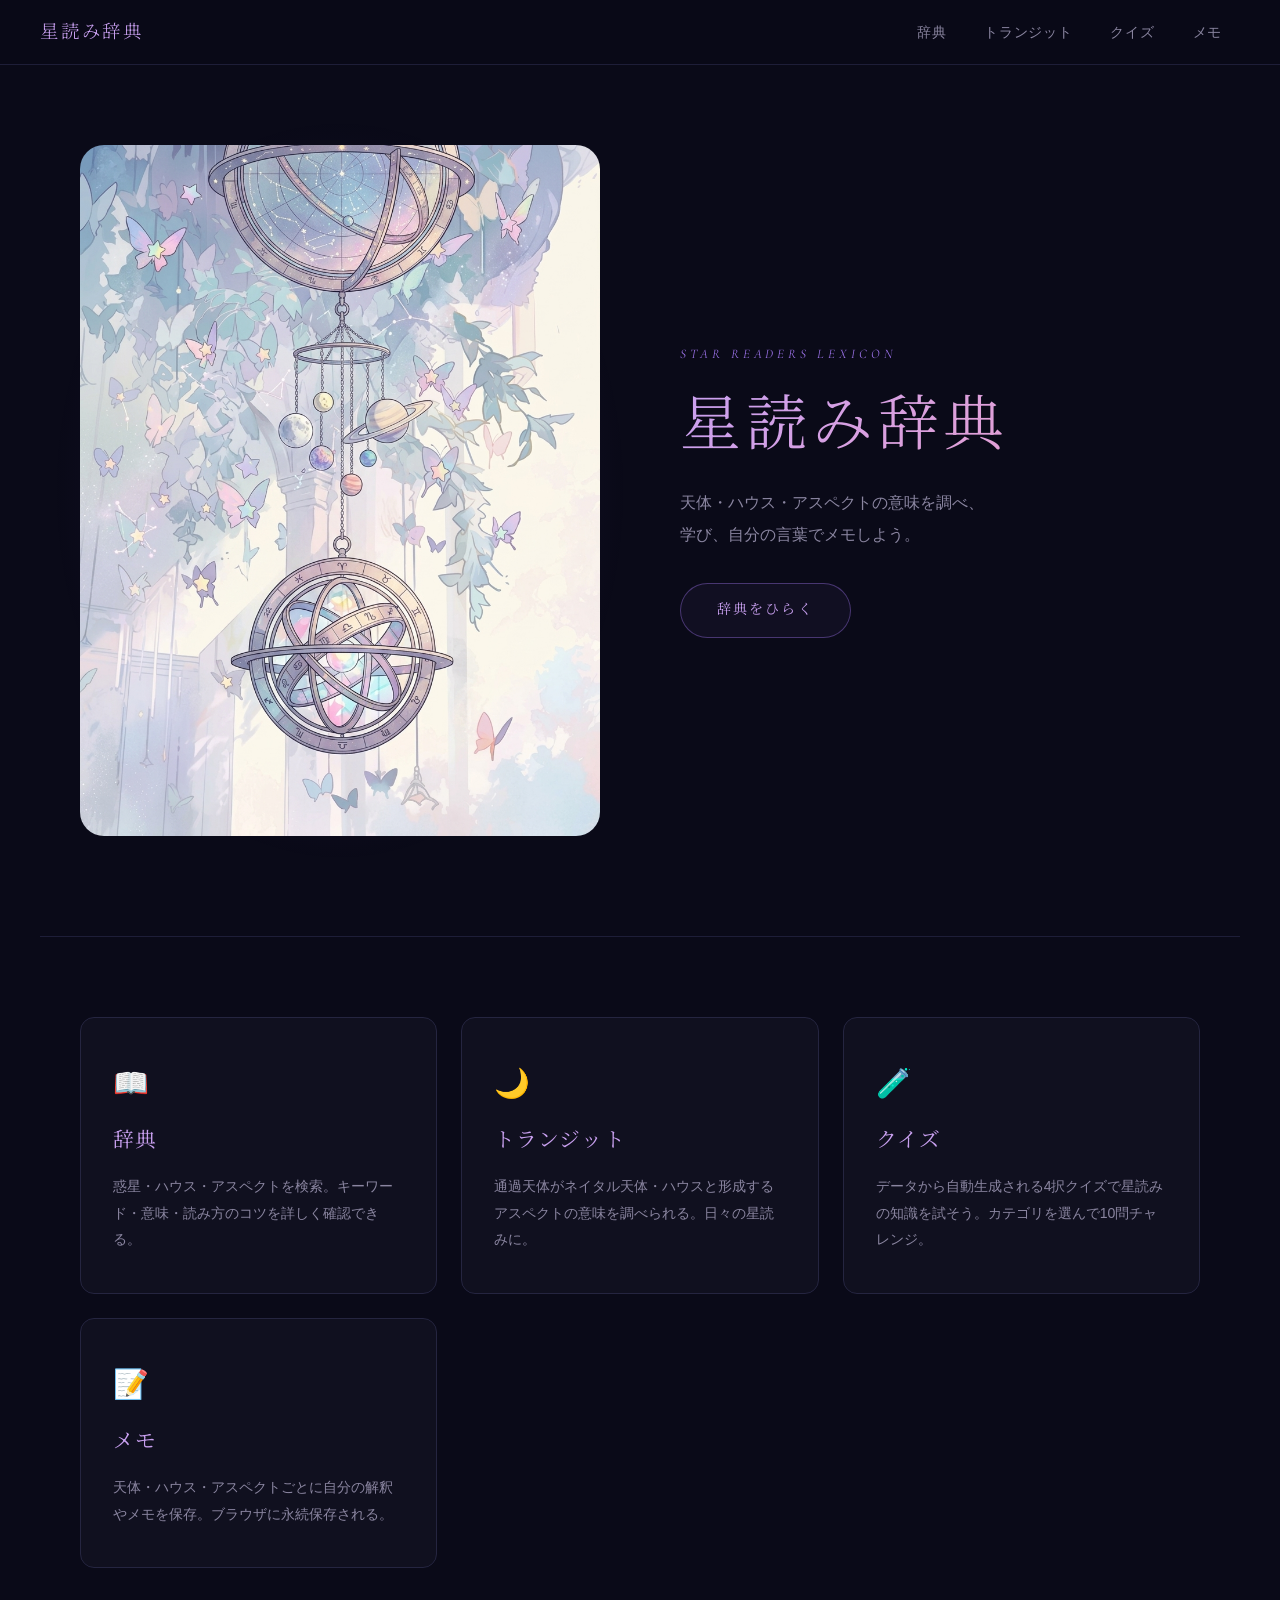
<file: index.html>
<!DOCTYPE html>
<html lang="ja">
<head>
  <meta charset="UTF-8">
  <meta name="viewport" content="width=device-width, initial-scale=1.0">
  <title>星読み辞典</title>
  <link rel="preconnect" href="https://fonts.googleapis.com">
  <link rel="preconnect" href="https://fonts.gstatic.com" crossorigin>
  <link href="https://fonts.googleapis.com/css2?family=Cormorant+Garamond:ital,wght@0,300;0,400;1,300&family=Noto+Serif+JP:wght@300;400&display=swap" rel="stylesheet">
  <link rel="stylesheet" href="./css/style.css">
</head>
<body>
  <div class="stars-bg" id="stars-bg"></div>

  <nav>
    <div class="nav-inner">
      <a class="nav-logo" href="index.html">星読み辞典</a>
      <div class="nav-links">
        <a href="dictionary.html">辞典</a>
        <a href="transits.html">トランジット</a>
        <a href="quiz.html">クイズ</a>
        <a href="memo.html">メモ</a>
      </div>
    </div>
  </nav>

  <main>
    <section class="hero">
      <div class="hero-image-wrap">
        <img src="./hero.png" alt="星読み辞典" class="hero-img">
      </div>
      <div class="hero-text">
        <span class="hero-eyebrow">Star Readers Lexicon</span>
        <h1>星読み辞典</h1>
        <p>天体・ハウス・アスペクトの意味を調べ、<br>学び、自分の言葉でメモしよう。</p>
        <a href="dictionary.html" class="hero-cta">辞典をひらく</a>
      </div>
    </section>

    <section class="features">
      <a class="feature-card" href="dictionary.html">
        <span class="feature-icon">📖</span>
        <h2>辞典</h2>
        <p>惑星・ハウス・アスペクトを検索。キーワード・意味・読み方のコツを詳しく確認できる。</p>
      </a>
      <a class="feature-card" href="transits.html">
        <span class="feature-icon">🌙</span>
        <h2>トランジット</h2>
        <p>通過天体がネイタル天体・ハウスと形成するアスペクトの意味を調べられる。日々の星読みに。</p>
      </a>
      <a class="feature-card" href="quiz.html">
        <span class="feature-icon">🧪</span>
        <h2>クイズ</h2>
        <p>データから自動生成される4択クイズで星読みの知識を試そう。カテゴリを選んで10問チャレンジ。</p>
      </a>
      <a class="feature-card" href="memo.html">
        <span class="feature-icon">📝</span>
        <h2>メモ</h2>
        <p>天体・ハウス・アスペクトごとに自分の解釈やメモを保存。ブラウザに永続保存される。</p>
      </a>
    </section>
  </main>

  <div class="modal-overlay" id="modal-overlay">
    <div class="modal" id="modal-content"></div>
  </div>

  <script src="./js/app.js"></script>
</body>
</html>
</file>
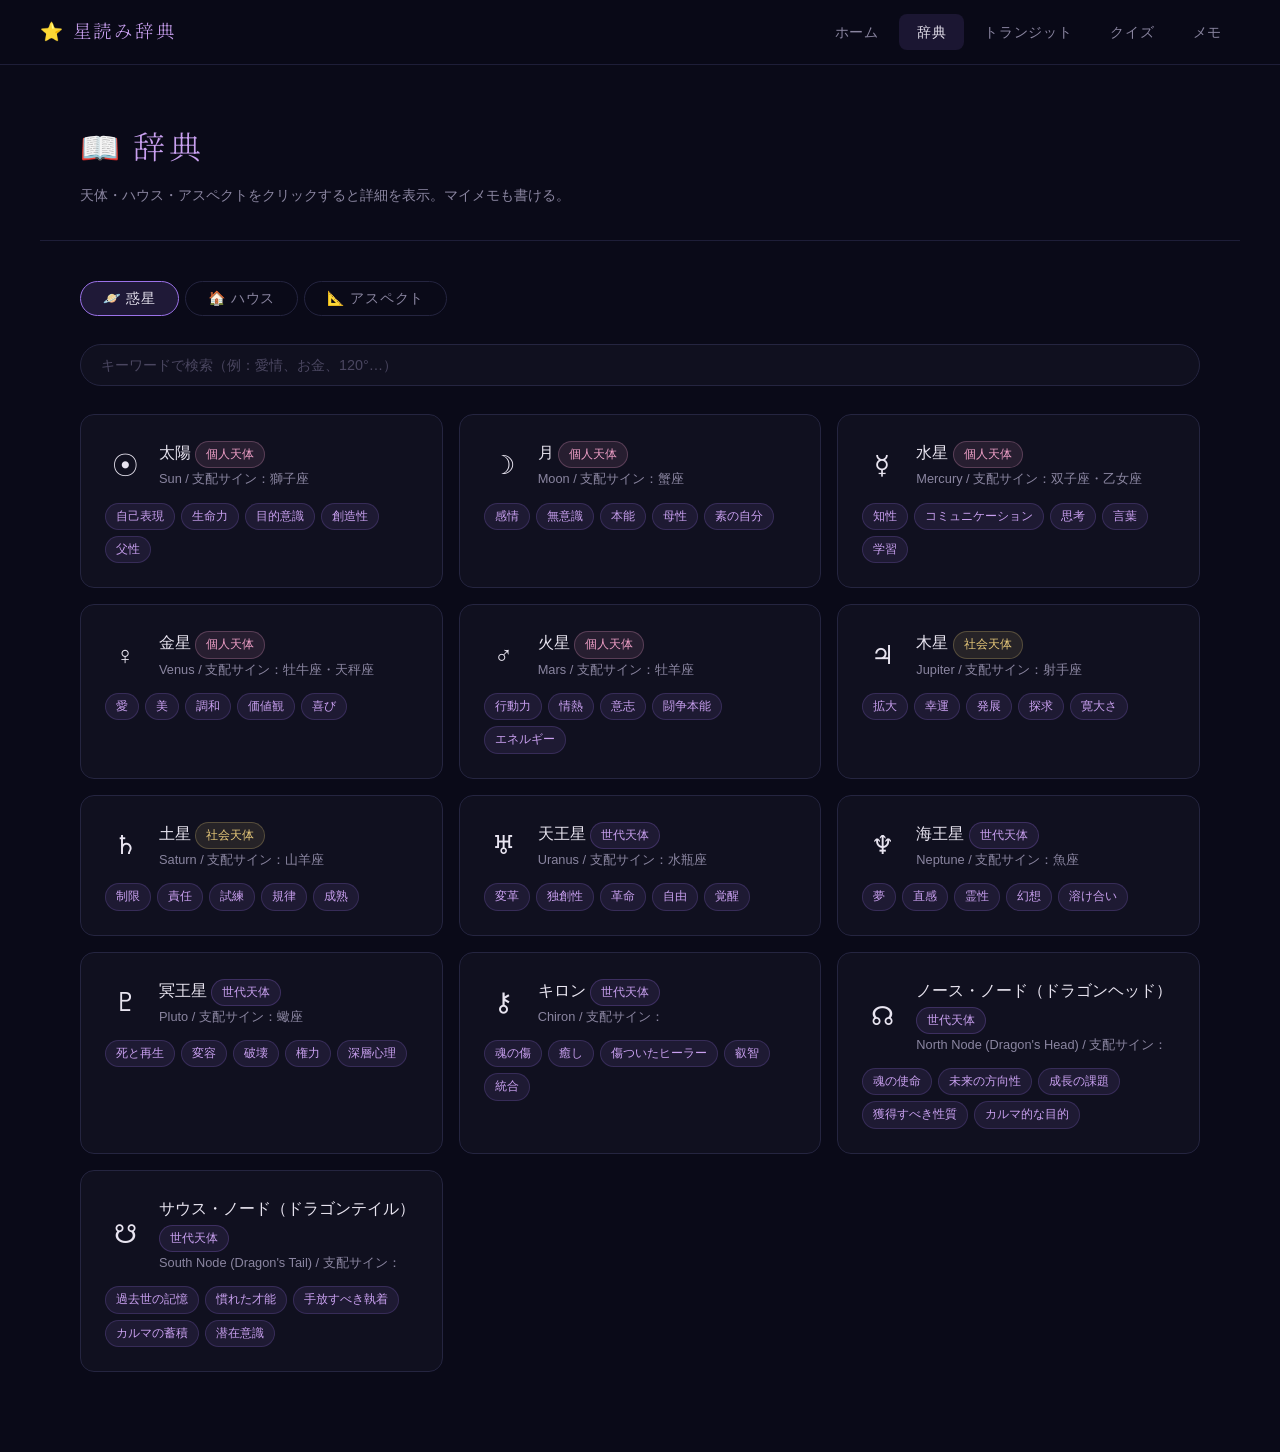
<file: dictionary.html>
<!DOCTYPE html>
<html lang="ja">
<head>
  <meta charset="UTF-8">
  <meta name="viewport" content="width=device-width, initial-scale=1.0">
  <title>辞典 — 星読み辞典</title>
  <link rel="preconnect" href="https://fonts.googleapis.com">
  <link rel="preconnect" href="https://fonts.gstatic.com" crossorigin>
  <link href="https://fonts.googleapis.com/css2?family=Cormorant+Garamond:ital,wght@0,300;0,400;1,300&family=Noto+Serif+JP:wght@300;400&display=swap" rel="stylesheet">
  <link rel="stylesheet" href="./css/style.css">
</head>
<body>
  <div class="stars-bg" id="stars-bg"></div>

  <nav>
    <div class="nav-inner">
      <a class="nav-logo" href="index.html">⭐ <span>星読み</span>辞典</a>
      <div class="nav-links">
        <a href="index.html">ホーム</a>
        <a href="dictionary.html">辞典</a>
        <a href="transits.html">トランジット</a>
        <a href="quiz.html">クイズ</a>
        <a href="memo.html">メモ</a>
      </div>
    </div>
  </nav>

  <main>
    <div class="page-header">
      <h1>📖 辞典</h1>
      <p>天体・ハウス・アスペクトをクリックすると詳細を表示。マイメモも書ける。</p>
    </div>

    <div class="tabs">
      <button class="tab-btn active" data-tab="planet">🪐 惑星</button>
      <button class="tab-btn" data-tab="house">🏠 ハウス</button>
      <button class="tab-btn" data-tab="aspect">📐 アスペクト</button>
    </div>

    <div class="search-bar">
      <input type="search" id="search-input" placeholder="キーワードで検索（例：愛情、お金、120°…）">
    </div>

    <div class="item-list" id="item-list">
      <p class="no-results" style="color:var(--text-muted)">読み込み中…</p>
    </div>
  </main>

  <div class="modal-overlay" id="modal-overlay">
    <div class="modal" id="modal-content"></div>
  </div>

  <script src="./js/app.js"></script>
  <script>initDictionary();</script>
</body>
</html>
</file>
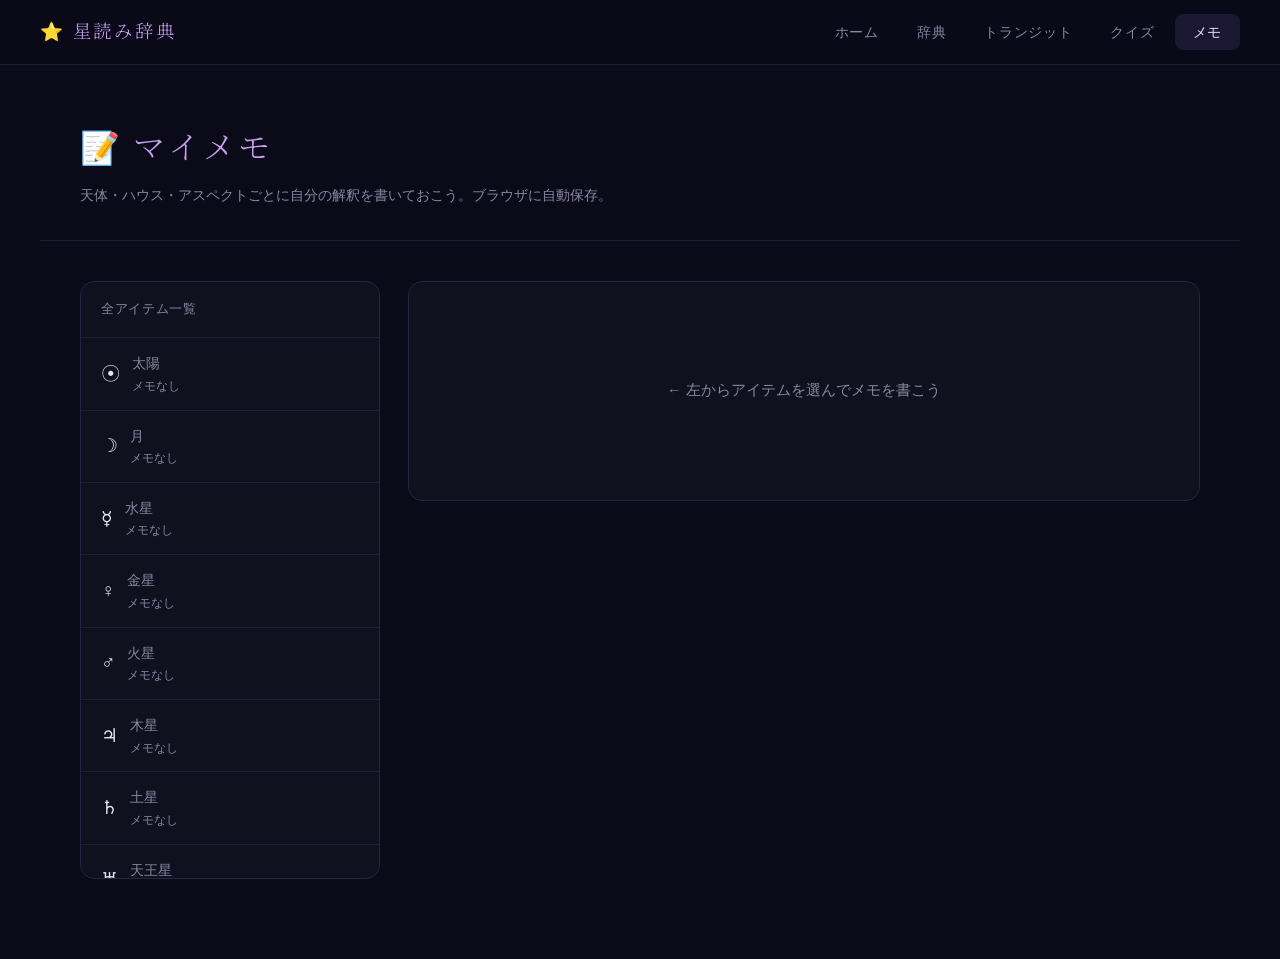
<file: memo.html>
<!DOCTYPE html>
<html lang="ja">
<head>
  <meta charset="UTF-8">
  <meta name="viewport" content="width=device-width, initial-scale=1.0">
  <title>メモ — 星読み辞典</title>
  <link rel="preconnect" href="https://fonts.googleapis.com">
  <link rel="preconnect" href="https://fonts.gstatic.com" crossorigin>
  <link href="https://fonts.googleapis.com/css2?family=Cormorant+Garamond:ital,wght@0,300;0,400;1,300&family=Noto+Serif+JP:wght@300;400&display=swap" rel="stylesheet">
  <link rel="stylesheet" href="./css/style.css">
</head>
<body>
  <div class="stars-bg" id="stars-bg"></div>

  <nav>
    <div class="nav-inner">
      <a class="nav-logo" href="index.html">⭐ <span>星読み</span>辞典</a>
      <div class="nav-links">
        <a href="index.html">ホーム</a>
        <a href="dictionary.html">辞典</a>
        <a href="transits.html">トランジット</a>
        <a href="quiz.html">クイズ</a>
        <a href="memo.html">メモ</a>
      </div>
    </div>
  </nav>

  <main>
    <div class="page-header">
      <h1>📝 マイメモ</h1>
      <p>天体・ハウス・アスペクトごとに自分の解釈を書いておこう。ブラウザに自動保存。</p>
    </div>

    <div class="memo-wrap">
      <div class="memo-sidebar">
        <div class="memo-sidebar-header">全アイテム一覧</div>
        <div class="memo-list" id="memo-list">
          <p style="padding:20px;color:var(--text-muted);font-size:0.9rem">読み込み中…</p>
        </div>
      </div>

      <div class="memo-main" id="memo-main">
        <div class="memo-empty">
          ← 左からアイテムを選んでメモを書こう
        </div>
      </div>
    </div>
  </main>

  <script src="./js/app.js"></script>
  <script>initMemo();</script>
</body>
</html>
</file>
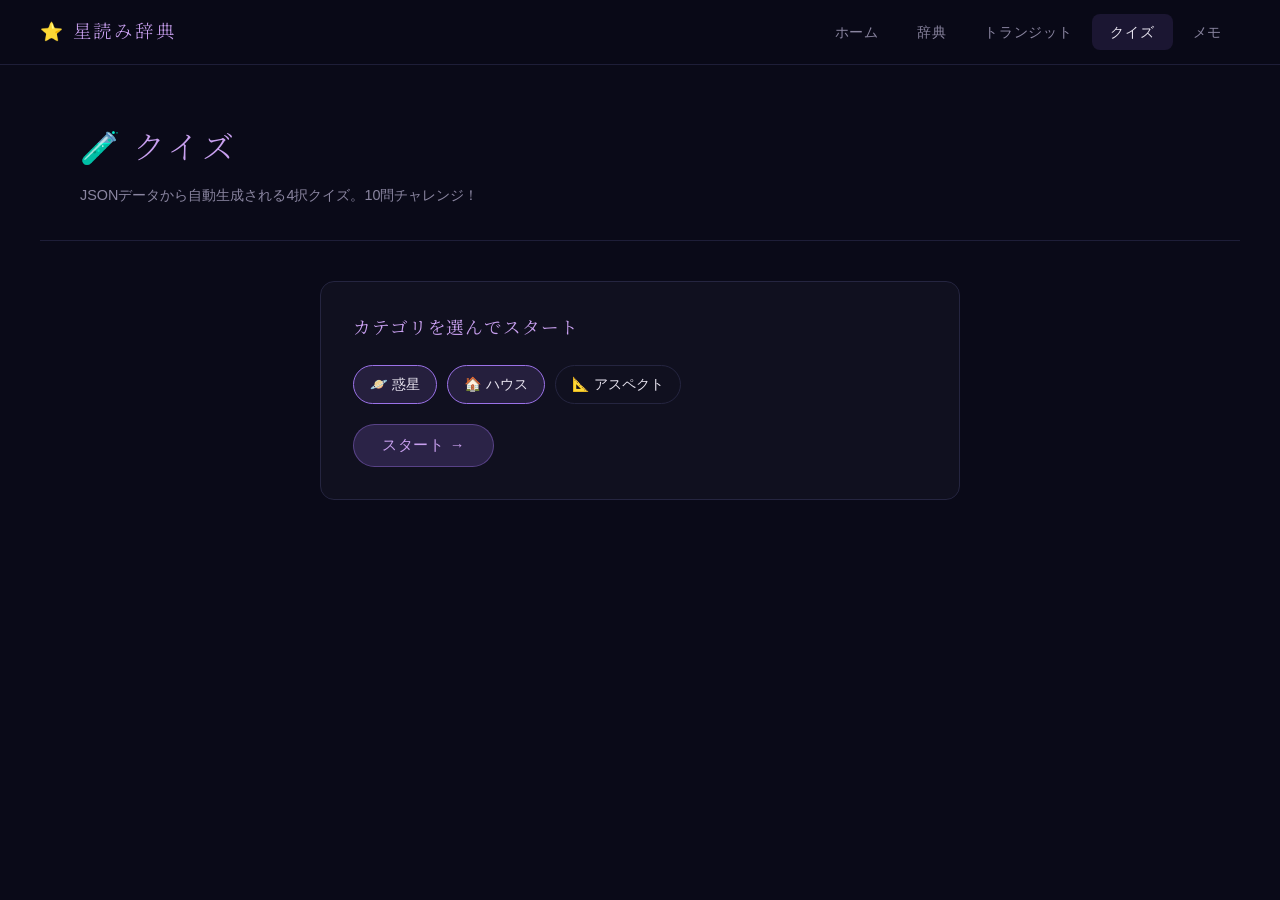
<file: quiz.html>
<!DOCTYPE html>
<html lang="ja">
<head>
  <meta charset="UTF-8">
  <meta name="viewport" content="width=device-width, initial-scale=1.0">
  <title>クイズ — 星読み辞典</title>
  <link rel="preconnect" href="https://fonts.googleapis.com">
  <link rel="preconnect" href="https://fonts.gstatic.com" crossorigin>
  <link href="https://fonts.googleapis.com/css2?family=Cormorant+Garamond:ital,wght@0,300;0,400;1,300&family=Noto+Serif+JP:wght@300;400&display=swap" rel="stylesheet">
  <link rel="stylesheet" href="./css/style.css">
</head>
<body>
  <div class="stars-bg" id="stars-bg"></div>

  <nav>
    <div class="nav-inner">
      <a class="nav-logo" href="index.html">⭐ <span>星読み</span>辞典</a>
      <div class="nav-links">
        <a href="index.html">ホーム</a>
        <a href="dictionary.html">辞典</a>
        <a href="transits.html">トランジット</a>
        <a href="quiz.html">クイズ</a>
        <a href="memo.html">メモ</a>
      </div>
    </div>
  </nav>

  <main>
    <div class="page-header">
      <h1>🧪 クイズ</h1>
      <p>JSONデータから自動生成される4択クイズ。10問チャレンジ！</p>
    </div>

    <div class="quiz-wrap">
      <div class="quiz-settings">
        <h2>カテゴリを選んでスタート</h2>
        <div class="checkbox-group">
          <label><input type="checkbox" id="cat-planet" checked> 🪐 惑星</label>
          <label><input type="checkbox" id="cat-house" checked> 🏠 ハウス</label>
          <label><input type="checkbox" id="cat-aspect"> 📐 アスペクト</label>
        </div>
        <button class="btn-primary" id="quiz-start">スタート →</button>
      </div>

      <div id="quiz-card" style="display:none"></div>
      <div id="quiz-result" style="display:none" class="quiz-result"></div>
    </div>
  </main>

  <script src="./js/app.js"></script>
  <script>initQuiz();</script>
</body>
</html>
</file>
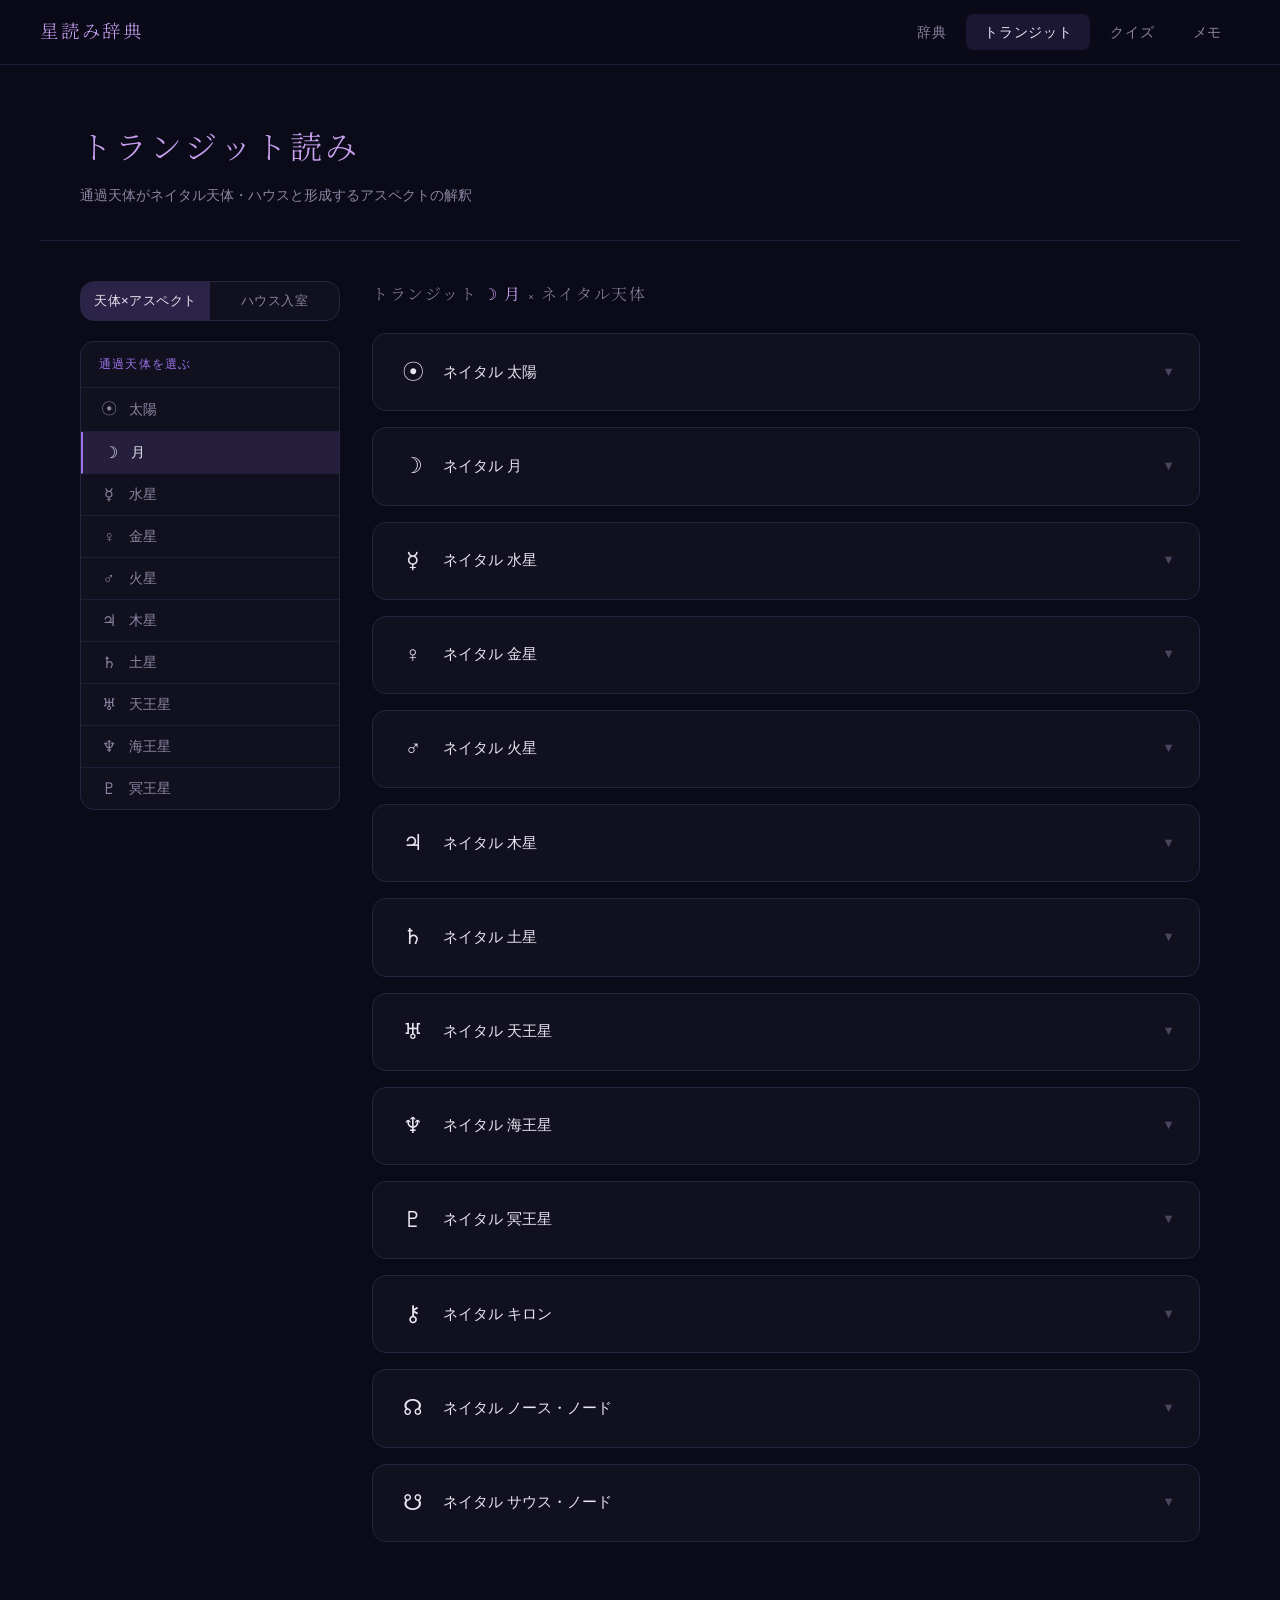
<file: transits.html>
<!DOCTYPE html>
<html lang="ja">
<head>
  <meta charset="UTF-8">
  <meta name="viewport" content="width=device-width, initial-scale=1.0">
  <title>トランジット — 星読み辞典</title>
  <link rel="preconnect" href="https://fonts.googleapis.com">
  <link rel="preconnect" href="https://fonts.gstatic.com" crossorigin>
  <link href="https://fonts.googleapis.com/css2?family=Cormorant+Garamond:ital,wght@0,300;0,400;1,300&family=Noto+Serif+JP:wght@300;400&display=swap" rel="stylesheet">
  <link rel="stylesheet" href="./css/style.css">
  <style>
    .transit-layout {
      max-width: 1200px;
      margin: 0 auto;
      padding: 0 40px 80px;
      display: grid;
      grid-template-columns: 260px 1fr;
      gap: 32px;
      align-items: start;
    }
    .transit-sidebar {
      position: sticky;
      top: 84px;
      display: flex;
      flex-direction: column;
      gap: 20px;
    }
    .sidebar-section {
      background: var(--bg-card);
      border: 1px solid var(--border-soft);
      border-radius: var(--radius);
      overflow: hidden;
    }
    .sidebar-label {
      padding: 12px 18px;
      font-size: 0.75rem;
      letter-spacing: 0.1em;
      color: var(--accent);
      border-bottom: 1px solid var(--border);
      text-transform: uppercase;
    }
    .planet-btn-list { display: flex; flex-direction: column; }
    .planet-btn {
      padding: 11px 18px;
      background: transparent;
      border: none;
      border-bottom: 1px solid var(--border);
      color: var(--text-muted);
      cursor: pointer;
      text-align: left;
      font-family: var(--font-sans);
      font-size: 0.88rem;
      transition: all 0.15s;
      display: flex;
      align-items: center;
      gap: 10px;
    }
    .planet-btn:last-child { border-bottom: none; }
    .planet-btn:hover { background: rgba(155,114,232,0.06); color: var(--text); }
    .planet-btn.active { background: rgba(155,114,232,0.15); color: var(--text); border-left: 2px solid var(--accent); }
    .planet-btn .sym { font-size: 1rem; width: 20px; text-align: center; }

    .mode-toggle {
      display: flex;
      background: var(--bg-card);
      border: 1px solid var(--border-soft);
      border-radius: var(--radius);
      overflow: hidden;
    }
    .mode-btn {
      flex: 1;
      padding: 10px;
      background: transparent;
      border: none;
      color: var(--text-muted);
      cursor: pointer;
      font-family: var(--font-sans);
      font-size: 0.82rem;
      transition: all 0.2s;
      letter-spacing: 0.04em;
    }
    .mode-btn.active { background: rgba(155,114,232,0.2); color: var(--text); }

    .transit-main {}
    .transit-mode-title {
      font-family: var(--font-serif);
      font-size: 1rem;
      font-weight: 300;
      color: var(--text-muted);
      letter-spacing: 0.1em;
      margin-bottom: 24px;
    }
    .transit-mode-title strong { color: var(--accent2); font-weight: 400; }

    /* ネイタル天体×アスペクトモード */
    .natal-grid {
      display: flex;
      flex-direction: column;
      gap: 16px;
    }
    .natal-card {
      background: var(--bg-card);
      border: 1px solid var(--border-soft);
      border-radius: var(--radius);
      overflow: hidden;
    }
    .natal-card-header {
      padding: 18px 24px;
      display: flex;
      align-items: center;
      gap: 14px;
      cursor: pointer;
      transition: background 0.15s;
      border-bottom: 1px solid transparent;
    }
    .natal-card-header:hover { background: rgba(155,114,232,0.05); }
    .natal-card.open .natal-card-header { border-bottom-color: var(--border); }
    .natal-sym { font-size: 1.4rem; width: 32px; text-align: center; }
    .natal-name { font-size: 0.95rem; font-weight: 500; flex: 1; }
    .natal-arrow { color: var(--text-faint); font-size: 0.8rem; transition: transform 0.2s; }
    .natal-card.open .natal-arrow { transform: rotate(180deg); }
    .aspects-list {
      display: none;
      padding: 20px 24px;
      flex-direction: column;
      gap: 20px;
    }
    .natal-card.open .aspects-list { display: flex; }
    .aspect-item {}
    .aspect-header {
      display: flex;
      align-items: center;
      gap: 10px;
      margin-bottom: 10px;
    }
    .aspect-sym {
      font-size: 1.1rem;
      width: 28px;
      text-align: center;
    }
    .aspect-name {
      font-size: 0.82rem;
      font-weight: 500;
      letter-spacing: 0.05em;
    }
    .aspect-deg { font-size: 0.78rem; color: var(--text-muted); }
    .aspect-nature-badge {
      font-size: 0.72rem;
      padding: 2px 8px;
      border-radius: 20px;
      margin-left: auto;
    }
    .aspect-text {
      font-size: 0.88rem;
      color: var(--text-muted);
      line-height: 1.9;
      padding-left: 38px;
    }
    .aspect-item + .aspect-item { border-top: 1px solid var(--border); padding-top: 20px; }

    /* ハウスモード */
    .house-grid {
      display: flex;
      flex-direction: column;
      gap: 14px;
    }
    .house-card {
      background: var(--bg-card);
      border: 1px solid var(--border-soft);
      border-radius: var(--radius);
      padding: 24px;
    }
    .house-card-header {
      display: flex;
      align-items: baseline;
      gap: 12px;
      margin-bottom: 12px;
    }
    .house-num {
      font-family: var(--font-serif);
      font-size: 1.6rem;
      font-weight: 300;
      color: var(--accent);
      line-height: 1;
    }
    .house-name { font-size: 0.82rem; color: var(--text-muted); }
    .house-text { font-size: 0.88rem; color: var(--text-muted); line-height: 1.9; }

    .no-data {
      padding: 60px 24px;
      text-align: center;
      color: var(--text-muted);
      font-size: 0.9rem;
    }

    @media (max-width: 800px) {
      .transit-layout { grid-template-columns: 1fr; padding: 0 20px 60px; }
      .transit-sidebar { position: static; }
    }
  </style>
</head>
<body>
  <div class="stars-bg" id="stars-bg"></div>
  <nav>
    <div class="nav-inner">
      <a class="nav-logo" href="index.html">星読み辞典</a>
      <div class="nav-links">
        <a href="dictionary.html">辞典</a>
        <a href="transits.html" class="active">トランジット</a>
        <a href="quiz.html">クイズ</a>
        <a href="memo.html">メモ</a>
      </div>
    </div>
  </nav>

  <main>
    <div class="page-header">
      <h1>トランジット読み</h1>
      <p>通過天体がネイタル天体・ハウスと形成するアスペクトの解釈</p>
    </div>

    <div class="transit-layout">
      <aside class="transit-sidebar">
        <div class="mode-toggle">
          <button class="mode-btn active" id="btn-aspect-mode" onclick="setMode('aspect')">天体×アスペクト</button>
          <button class="mode-btn" id="btn-house-mode" onclick="setMode('house')">ハウス入室</button>
        </div>
        <div class="sidebar-section">
          <div class="sidebar-label">通過天体を選ぶ</div>
          <div class="planet-btn-list" id="planet-btn-list"></div>
        </div>
      </aside>

      <section class="transit-main">
        <p class="transit-mode-title" id="mode-title"></p>
        <div id="transit-content"></div>
      </section>
    </div>
  </main>

  <script src="./js/app.js"></script>
  <script>
    const PLANET_LABELS = {
      sun:        { name: '太陽', sym: '☉' },
      moon:       { name: '月',   sym: '☽' },
      mercury:    { name: '水星', sym: '☿' },
      venus:      { name: '金星', sym: '♀' },
      mars:       { name: '火星', sym: '♂' },
      jupiter:    { name: '木星', sym: '♃' },
      saturn:     { name: '土星', sym: '♄' },
      uranus:     { name: '天王星', sym: '♅' },
      neptune:    { name: '海王星', sym: '♆' },
      pluto:      { name: '冥王星', sym: '♇' },
      chiron:     { name: 'キロン', sym: '⚷' },
      north_node: { name: 'ノース・ノード', sym: '☊' },
      south_node: { name: 'サウス・ノード', sym: '☋' },
    };
    const HOUSE_NAMES = ['','1ハウス（アセンダント）','2ハウス','3ハウス','4ハウス（IC）','5ハウス','6ハウス','7ハウス（ディセンダント）','8ハウス','9ハウス','10ハウス（MC）','11ハウス','12ハウス'];
    const ASPECT_NATURE_CLASS = { soft: 'tag-soft', hard: 'tag-hard', neutral: 'badge-transpersonal' };
    const ASPECT_NATURE_LABEL = { soft: '調和', hard: '緊張', neutral: '融合' };

    let transitData = null;
    let currentPlanet = 'moon';
    let currentMode = 'aspect';

    fetch('./data/transits.json')
      .then(r => r.json())
      .then(data => {
        transitData = data;
        buildPlanetButtons(data.meta.transit_planets);
        render();
      });

    function buildPlanetButtons(planets) {
      const list = document.getElementById('planet-btn-list');
      list.innerHTML = planets.map(p => {
        const l = PLANET_LABELS[p] || { name: p, sym: '★' };
        return `<button class="planet-btn${p === currentPlanet ? ' active' : ''}" onclick="selectPlanet('${p}')">
          <span class="sym">${l.sym}</span>${l.name}
        </button>`;
      }).join('');
    }

    function selectPlanet(p) {
      currentPlanet = p;
      document.querySelectorAll('.planet-btn').forEach(b => b.classList.remove('active'));
      event.currentTarget.classList.add('active');
      render();
    }

    function setMode(mode) {
      currentMode = mode;
      document.getElementById('btn-aspect-mode').classList.toggle('active', mode === 'aspect');
      document.getElementById('btn-house-mode').classList.toggle('active', mode === 'house');
      render();
    }

    function render() {
      if (!transitData) return;
      const pl = PLANET_LABELS[currentPlanet] || { name: currentPlanet, sym: '★' };
      const title = document.getElementById('mode-title');
      const content = document.getElementById('transit-content');

      if (currentMode === 'aspect') {
        title.innerHTML = `トランジット <strong>${pl.sym} ${pl.name}</strong> × ネイタル天体`;
        const items = transitData.transit_to_natal.filter(r => r.transit_planet === currentPlanet);
        if (!items.length) {
          content.innerHTML = `<div class="no-data">この天体のデータはまだ準備中です。順次追加していきます。</div>`;
          return;
        }
        content.innerHTML = `<div class="natal-grid">${items.map(item => renderNatalCard(item)).join('')}</div>`;
      } else {
        title.innerHTML = `トランジット <strong>${pl.sym} ${pl.name}</strong> × ネイタルハウス入室`;
        const items = transitData.transit_to_house.filter(r => r.transit_planet === currentPlanet);
        if (!items.length) {
          content.innerHTML = `<div class="no-data">この天体のデータはまだ準備中です。順次追加していきます。</div>`;
          return;
        }
        content.innerHTML = `<div class="house-grid">${items.map(item => renderHouseCard(item)).join('')}</div>`;
      }
    }

    function renderNatalCard(item) {
      if (!transitData) return '';
      const np = PLANET_LABELS[item.natal_point] || { name: item.natal_point, sym: '★' };
      const aspects = transitData.meta.aspects;
      const aspectsHtml = aspects.map(a => {
        const text = item.aspects[String(a.deg)];
        if (!text) return '';
        const nc = ASPECT_NATURE_CLASS[a.nature] || '';
        const nl = ASPECT_NATURE_LABEL[a.nature] || '';
        return `<div class="aspect-item">
          <div class="aspect-header">
            <span class="aspect-sym">${a.symbol}</span>
            <span class="aspect-name">${a.name}</span>
            <span class="aspect-deg">${a.deg}°</span>
            <span class="aspect-nature-badge ${nc}">${nl}</span>
          </div>
          <p class="aspect-text">${text}</p>
        </div>`;
      }).join('');
      return `<div class="natal-card" id="nc-${item.natal_point}">
        <div class="natal-card-header" onclick="toggleCard('nc-${item.natal_point}')">
          <span class="natal-sym">${np.sym}</span>
          <span class="natal-name">ネイタル ${np.name}</span>
          <span class="natal-arrow">▼</span>
        </div>
        <div class="aspects-list">${aspectsHtml}</div>
      </div>`;
    }

    function renderHouseCard(item) {
      const h = item.house;
      return `<div class="house-card">
        <div class="house-card-header">
          <span class="house-num">${h}H</span>
          <span class="house-name">${HOUSE_NAMES[h] || ''}</span>
        </div>
        <p class="house-text">${item.interpretation}</p>
      </div>`;
    }

    function toggleCard(id) {
      document.getElementById(id).classList.toggle('open');
    }
  </script>
</body>
</html>
</file>
<file: css/style.css>
:root {
  --bg: #0a0a18;
  --bg-card: #10101f;
  --bg-card2: #16162a;
  --border: #1e1e38;
  --border-soft: #252540;
  --accent: #9b72e8;
  --accent2: #c9a0f0;
  --accent3: #f0a0c8;
  --gold: #e8c97a;
  --text: #e8e4f0;
  --text-muted: #8a85a0;
  --text-faint: #4a4660;
  --soft: #6dd5c8;
  --hard: #f08080;
  --neutral: #a0d870;
  --radius: 14px;
  --shadow: 0 8px 40px rgba(100,60,200,0.12);
  --font-serif: 'Cormorant Garamond', 'Noto Serif JP', serif;
  --font-sans: 'Hiragino Kaku Gothic ProN', 'Meiryo', sans-serif;
}

* { box-sizing: border-box; margin: 0; padding: 0; }

body {
  font-family: var(--font-sans);
  background: var(--bg);
  color: var(--text);
  min-height: 100vh;
  line-height: 1.75;
}

/* ===== NAV ===== */
nav {
  background: rgba(10,10,24,0.85);
  backdrop-filter: blur(20px);
  border-bottom: 1px solid var(--border);
  position: sticky;
  top: 0;
  z-index: 100;
  padding: 0 40px;
}
.nav-inner {
  max-width: 1200px;
  margin: 0 auto;
  display: flex;
  align-items: center;
  justify-content: space-between;
  height: 64px;
}
.nav-logo {
  font-family: var(--font-serif);
  font-size: 1.15rem;
  font-weight: 300;
  letter-spacing: 0.15em;
  color: var(--accent2);
  text-decoration: none;
}
.nav-links { display: flex; gap: 2px; }
.nav-links a {
  color: var(--text-muted);
  text-decoration: none;
  padding: 6px 18px;
  border-radius: 8px;
  font-size: 0.88rem;
  letter-spacing: 0.05em;
  transition: all 0.2s;
}
.nav-links a:hover, .nav-links a.active {
  color: var(--text);
  background: rgba(155,114,232,0.12);
}

/* ===== HERO ===== */
.hero {
  max-width: 1200px;
  margin: 0 auto;
  padding: 80px 40px 100px;
  display: grid;
  grid-template-columns: 1fr 1fr;
  gap: 80px;
  align-items: center;
  min-height: calc(100vh - 64px);
}
.hero-image-wrap {
  position: relative;
}
.hero-image-wrap::before {
  content: '';
  position: absolute;
  inset: -30px;
  background: radial-gradient(ellipse, rgba(155,114,232,0.15) 0%, transparent 70%);
  border-radius: 50%;
  pointer-events: none;
}
.hero-img {
  width: 100%;
  max-width: 520px;
  border-radius: 24px;
  display: block;
  margin: 0 auto;
  position: relative;
  z-index: 1;
}
.hero-text {
  display: flex;
  flex-direction: column;
  gap: 24px;
}
.hero-eyebrow {
  font-family: var(--font-serif);
  font-size: 0.82rem;
  letter-spacing: 0.3em;
  color: var(--accent);
  text-transform: uppercase;
  font-style: italic;
}
.hero-text h1 {
  font-family: var(--font-serif);
  font-size: 3.8rem;
  font-weight: 300;
  letter-spacing: 0.08em;
  line-height: 1.2;
  background: linear-gradient(135deg, var(--accent2) 0%, var(--accent3) 100%);
  -webkit-background-clip: text;
  -webkit-text-fill-color: transparent;
  background-clip: text;
}
.hero-text p {
  color: var(--text-muted);
  font-size: 1rem;
  line-height: 2;
  font-weight: 300;
}
.hero-cta {
  display: inline-block;
  margin-top: 8px;
  padding: 14px 36px;
  border: 1px solid rgba(155,114,232,0.4);
  border-radius: 40px;
  color: var(--accent2);
  text-decoration: none;
  font-size: 0.88rem;
  letter-spacing: 0.15em;
  font-family: var(--font-serif);
  transition: all 0.3s;
  align-self: flex-start;
  background: rgba(155,114,232,0.05);
}
.hero-cta:hover {
  background: rgba(155,114,232,0.15);
  border-color: var(--accent2);
  transform: translateY(-2px);
}

/* ===== FEATURES ===== */
.features {
  max-width: 1200px;
  margin: 0 auto;
  padding: 0 40px 120px;
  display: grid;
  grid-template-columns: repeat(3, 1fr);
  gap: 24px;
  border-top: 1px solid var(--border);
  padding-top: 80px;
}
.feature-card {
  padding: 40px 32px;
  border: 1px solid var(--border-soft);
  border-radius: var(--radius);
  text-decoration: none;
  color: inherit;
  display: flex;
  flex-direction: column;
  gap: 14px;
  transition: all 0.3s;
  background: var(--bg-card);
}
.feature-card:hover {
  border-color: rgba(155,114,232,0.4);
  transform: translateY(-4px);
  box-shadow: var(--shadow);
}
.feature-icon { font-size: 1.8rem; }
.feature-card h2 {
  font-family: var(--font-serif);
  font-size: 1.3rem;
  font-weight: 400;
  letter-spacing: 0.05em;
  color: var(--accent2);
}
.feature-card p { color: var(--text-muted); font-size: 0.88rem; line-height: 1.9; }

/* ===== PAGE HEADER ===== */
.page-header {
  max-width: 1200px;
  margin: 0 auto;
  padding: 56px 40px 32px;
  border-bottom: 1px solid var(--border);
  margin-bottom: 40px;
}
.page-header h1 {
  font-family: var(--font-serif);
  font-size: 2rem;
  font-weight: 300;
  letter-spacing: 0.1em;
  color: var(--accent2);
  margin-bottom: 6px;
}
.page-header p { color: var(--text-muted); font-size: 0.9rem; }

/* ===== TABS ===== */
.tabs {
  display: flex;
  gap: 6px;
  max-width: 1200px;
  margin: 0 auto 28px;
  padding: 0 40px;
  flex-wrap: wrap;
}
.tab-btn {
  padding: 7px 22px;
  border: 1px solid var(--border-soft);
  border-radius: 40px;
  background: transparent;
  color: var(--text-muted);
  cursor: pointer;
  font-size: 0.88rem;
  letter-spacing: 0.05em;
  transition: all 0.2s;
  font-family: var(--font-sans);
}
.tab-btn:hover { color: var(--text); border-color: var(--accent); }
.tab-btn.active {
  background: rgba(155,114,232,0.15);
  border-color: var(--accent);
  color: var(--text);
}

/* ===== SEARCH ===== */
.search-bar {
  max-width: 1200px;
  margin: 0 auto 28px;
  padding: 0 40px;
}
.search-bar input {
  width: 100%;
  padding: 12px 20px;
  background: var(--bg-card);
  border: 1px solid var(--border-soft);
  border-radius: 40px;
  color: var(--text);
  font-size: 0.9rem;
  font-family: var(--font-sans);
  outline: none;
  transition: border-color 0.2s;
}
.search-bar input:focus { border-color: var(--accent); }
.search-bar input::placeholder { color: var(--text-faint); }

/* ===== ITEM LIST ===== */
.item-list {
  max-width: 1200px;
  margin: 0 auto;
  padding: 0 40px 80px;
  display: grid;
  grid-template-columns: repeat(auto-fill, minmax(300px, 1fr));
  gap: 16px;
}
.item-card {
  background: var(--bg-card);
  border: 1px solid var(--border-soft);
  border-radius: var(--radius);
  padding: 24px;
  cursor: pointer;
  transition: all 0.25s;
}
.item-card:hover {
  border-color: rgba(155,114,232,0.4);
  box-shadow: var(--shadow);
  transform: translateY(-2px);
}
.item-card-header {
  display: flex;
  align-items: center;
  gap: 14px;
  margin-bottom: 12px;
}
.item-symbol { font-size: 1.6rem; width: 40px; text-align: center; flex-shrink: 0; }
.item-title { font-size: 1rem; font-weight: 500; }
.item-sub { font-size: 0.8rem; color: var(--text-muted); }
.item-keywords { display: flex; flex-wrap: wrap; gap: 6px; margin-top: 12px; }
.keyword-tag {
  background: rgba(155,114,232,0.1);
  border: 1px solid rgba(155,114,232,0.2);
  color: var(--accent2);
  padding: 2px 10px;
  border-radius: 20px;
  font-size: 0.76rem;
}
.nature-soft { color: var(--soft); }
.nature-hard { color: var(--hard); }
.nature-neutral { color: var(--neutral); }

/* ===== MODAL ===== */
.modal-overlay {
  display: none;
  position: fixed;
  inset: 0;
  background: rgba(0,0,0,0.75);
  backdrop-filter: blur(8px);
  z-index: 200;
  align-items: flex-start;
  justify-content: center;
  overflow-y: auto;
  padding: 60px 20px;
}
.modal-overlay.open { display: flex; }
.modal {
  background: var(--bg-card2);
  border: 1px solid var(--border-soft);
  border-radius: 20px;
  width: 100%;
  max-width: 680px;
  padding: 40px;
  position: relative;
  animation: slideUp 0.3s ease;
}
@keyframes slideUp {
  from { opacity: 0; transform: translateY(24px); }
  to { opacity: 1; transform: translateY(0); }
}
.modal-close {
  position: absolute;
  top: 20px;
  right: 20px;
  background: transparent;
  border: none;
  color: var(--text-muted);
  font-size: 1.3rem;
  cursor: pointer;
  padding: 6px 10px;
  border-radius: 8px;
}
.modal-close:hover { background: rgba(255,255,255,0.08); color: var(--text); }
.modal-symbol { font-size: 2.8rem; margin-bottom: 10px; display: block; }
.modal h2 {
  font-family: var(--font-serif);
  font-size: 1.6rem;
  font-weight: 400;
  margin-bottom: 4px;
}
.modal-sub { color: var(--text-muted); margin-bottom: 24px; font-size: 0.88rem; }
.modal-section { margin-bottom: 24px; }
.modal-section h3 {
  font-size: 0.76rem;
  text-transform: uppercase;
  letter-spacing: 0.12em;
  color: var(--accent);
  margin-bottom: 10px;
  padding-bottom: 6px;
  border-bottom: 1px solid var(--border);
}
.modal-section p { color: var(--text-muted); font-size: 0.9rem; line-height: 1.9; }
.modal-note-area {
  width: 100%;
  background: var(--bg-card);
  border: 1px solid var(--border-soft);
  border-radius: 10px;
  color: var(--text);
  padding: 12px 16px;
  font-size: 0.9rem;
  font-family: var(--font-sans);
  resize: vertical;
  min-height: 80px;
  outline: none;
  transition: border-color 0.2s;
}
.modal-note-area:focus { border-color: var(--accent); }
.modal-note-save {
  margin-top: 10px;
  padding: 8px 22px;
  background: rgba(155,114,232,0.2);
  border: 1px solid rgba(155,114,232,0.4);
  border-radius: 40px;
  color: var(--accent2);
  cursor: pointer;
  font-size: 0.85rem;
  font-family: var(--font-sans);
  transition: all 0.2s;
}
.modal-note-save:hover { background: rgba(155,114,232,0.35); }
.saved-badge {
  display: inline-block;
  margin-left: 10px;
  color: var(--soft);
  font-size: 0.8rem;
  opacity: 0;
  transition: opacity 0.3s;
}
.saved-badge.show { opacity: 1; }

/* ===== QUIZ ===== */
.quiz-wrap {
  max-width: 720px;
  margin: 0 auto;
  padding: 0 40px 80px;
}
.quiz-settings {
  background: var(--bg-card);
  border: 1px solid var(--border-soft);
  border-radius: var(--radius);
  padding: 32px;
  margin-bottom: 28px;
}
.quiz-settings h2 {
  font-family: var(--font-serif);
  font-size: 1.1rem;
  font-weight: 400;
  margin-bottom: 20px;
  color: var(--accent2);
  letter-spacing: 0.05em;
}
.checkbox-group { display: flex; gap: 10px; flex-wrap: wrap; margin-bottom: 20px; }
.checkbox-group label {
  display: flex;
  align-items: center;
  gap: 6px;
  cursor: pointer;
  padding: 6px 16px;
  border: 1px solid var(--border-soft);
  border-radius: 40px;
  font-size: 0.88rem;
  transition: all 0.2s;
}
.checkbox-group input[type=checkbox] { display: none; }
.checkbox-group label:has(input:checked) {
  border-color: var(--accent);
  background: rgba(155,114,232,0.15);
  color: var(--text);
}
.btn-primary {
  padding: 11px 28px;
  background: rgba(155,114,232,0.2);
  border: 1px solid rgba(155,114,232,0.4);
  border-radius: 40px;
  color: var(--accent2);
  font-size: 0.92rem;
  font-family: var(--font-sans);
  cursor: pointer;
  transition: all 0.2s;
  letter-spacing: 0.05em;
}
.btn-primary:hover { background: rgba(155,114,232,0.35); transform: translateY(-1px); }
.btn-primary:disabled { opacity: 0.4; cursor: default; transform: none; }

.quiz-card {
  background: var(--bg-card);
  border: 1px solid var(--border-soft);
  border-radius: var(--radius);
  padding: 36px;
}
.quiz-progress { font-size: 0.82rem; color: var(--text-muted); margin-bottom: 10px; }
.quiz-score-inline { float: right; }
.quiz-question { font-size: 1.1rem; font-weight: 500; margin-bottom: 6px; line-height: 1.7; }
.quiz-category { font-size: 0.78rem; color: var(--accent); margin-bottom: 24px; letter-spacing: 0.05em; }
.quiz-choices { display: flex; flex-direction: column; gap: 10px; }
.choice-btn {
  padding: 14px 20px;
  background: var(--bg-card2);
  border: 1px solid var(--border-soft);
  border-radius: 10px;
  color: var(--text);
  font-size: 0.92rem;
  font-family: var(--font-sans);
  cursor: pointer;
  text-align: left;
  transition: all 0.2s;
  line-height: 1.6;
}
.choice-btn:hover:not(:disabled) { border-color: var(--accent); background: rgba(155,114,232,0.08); }
.choice-btn.correct { border-color: var(--soft); background: rgba(109,213,200,0.1); color: var(--soft); }
.choice-btn.wrong { border-color: var(--hard); background: rgba(240,128,128,0.1); color: var(--hard); }
.choice-btn:disabled { cursor: default; }
.quiz-feedback {
  margin-top: 18px;
  padding: 14px 18px;
  border-radius: 10px;
  font-size: 0.88rem;
  display: none;
  line-height: 1.7;
}
.quiz-feedback.show { display: block; }
.quiz-feedback.correct { background: rgba(109,213,200,0.08); color: var(--soft); border: 1px solid rgba(109,213,200,0.25); }
.quiz-feedback.wrong { background: rgba(240,128,128,0.08); color: var(--hard); border: 1px solid rgba(240,128,128,0.25); }
.quiz-next { margin-top: 16px; display: none; }
.quiz-next.show { display: block; }

.quiz-result {
  text-align: center;
  padding: 60px 24px;
  background: var(--bg-card);
  border: 1px solid var(--border-soft);
  border-radius: var(--radius);
}
.result-score {
  font-family: var(--font-serif);
  font-size: 4rem;
  font-weight: 300;
  color: var(--accent2);
  margin-bottom: 10px;
}
.result-msg { color: var(--text-muted); margin-bottom: 28px; }

/* ===== MEMO ===== */
.memo-wrap {
  max-width: 1200px;
  margin: 0 auto;
  padding: 0 40px 80px;
  display: grid;
  grid-template-columns: 300px 1fr;
  gap: 28px;
  align-items: start;
}
.memo-sidebar {
  background: var(--bg-card);
  border: 1px solid var(--border-soft);
  border-radius: var(--radius);
  overflow: hidden;
  position: sticky;
  top: 84px;
}
.memo-sidebar-header {
  padding: 16px 20px;
  border-bottom: 1px solid var(--border);
  font-size: 0.82rem;
  color: var(--text-muted);
  letter-spacing: 0.05em;
}
.memo-list { max-height: 60vh; overflow-y: auto; }
.memo-list-item {
  padding: 13px 20px;
  border-bottom: 1px solid var(--border);
  cursor: pointer;
  transition: background 0.15s;
  display: flex;
  align-items: center;
  gap: 12px;
}
.memo-list-item:hover { background: rgba(155,114,232,0.06); }
.memo-list-item.active {
  background: rgba(155,114,232,0.12);
  border-left: 2px solid var(--accent);
}
.memo-item-sym { font-size: 1.2rem; }
.memo-item-name { font-size: 0.88rem; font-weight: 500; }
.memo-item-preview { font-size: 0.74rem; color: var(--text-muted); white-space: nowrap; overflow: hidden; text-overflow: ellipsis; max-width: 150px; }
.memo-main {
  background: var(--bg-card);
  border: 1px solid var(--border-soft);
  border-radius: var(--radius);
  padding: 36px;
}
.memo-main-header { margin-bottom: 24px; }
.memo-main-header h2 {
  font-family: var(--font-serif);
  font-size: 1.4rem;
  font-weight: 400;
  margin-bottom: 4px;
}
.memo-main-header p { color: var(--text-muted); font-size: 0.85rem; }
.memo-editor {
  width: 100%;
  background: var(--bg-card2);
  border: 1px solid var(--border-soft);
  border-radius: 10px;
  color: var(--text);
  padding: 16px;
  font-size: 0.92rem;
  font-family: var(--font-sans);
  resize: vertical;
  min-height: 220px;
  outline: none;
  line-height: 1.9;
  transition: border-color 0.2s;
}
.memo-editor:focus { border-color: var(--accent); }
.memo-actions {
  display: flex;
  align-items: center;
  gap: 14px;
  margin-top: 14px;
}
.memo-timestamp { font-size: 0.78rem; color: var(--text-muted); margin-left: auto; }
.memo-empty { color: var(--text-muted); font-size: 0.92rem; padding: 60px; text-align: center; }

/* ===== STARS BG ===== */
.stars-bg {
  position: fixed;
  inset: 0;
  pointer-events: none;
  z-index: 0;
  overflow: hidden;
}
.star {
  position: absolute;
  border-radius: 50%;
  background: white;
  animation: twinkle var(--d, 3s) ease-in-out infinite;
  opacity: 0;
}
@keyframes twinkle {
  0%, 100% { opacity: 0; }
  50% { opacity: var(--o, 0.5); }
}
main, nav { position: relative; z-index: 1; }

/* ===== UTIL ===== */
.no-results { grid-column: 1/-1; color: var(--text-muted); text-align: center; padding: 60px; }
.badge { display: inline-block; padding: 2px 10px; border-radius: 20px; font-size: 0.76rem; }
.badge-personal { background: rgba(240,160,200,0.1); color: var(--accent3); border: 1px solid rgba(240,160,200,0.25); }
.badge-social { background: rgba(232,201,122,0.1); color: var(--gold); border: 1px solid rgba(232,201,122,0.25); }
.badge-transpersonal { background: rgba(155,114,232,0.1); color: var(--accent2); border: 1px solid rgba(155,114,232,0.25); }
.tag-soft { background: rgba(109,213,200,0.1); color: var(--soft); border: 1px solid rgba(109,213,200,0.2); }
.tag-hard { background: rgba(240,128,128,0.1); color: var(--hard); border: 1px solid rgba(240,128,128,0.2); }
.tag-neutral { background: rgba(160,216,112,0.1); color: var(--neutral); border: 1px solid rgba(160,216,112,0.2); }

/* ===== RESPONSIVE ===== */
@media (max-width: 900px) {
  .hero {
    grid-template-columns: 1fr;
    padding: 60px 24px 80px;
    gap: 48px;
    min-height: auto;
    text-align: center;
  }
  .hero-image-wrap { order: -1; }
  .hero-img { max-width: 360px; }
  .hero-cta { align-self: center; }
  .features {
    grid-template-columns: 1fr;
    padding: 60px 24px 80px;
  }
  .memo-wrap { grid-template-columns: 1fr; }
  .memo-sidebar { position: static; }
}

@media (max-width: 640px) {
  nav { padding: 0 20px; }
  .nav-logo { font-size: 1rem; }
  .nav-links a { padding: 6px 10px; font-size: 0.82rem; }

  .hero { padding: 40px 20px 60px; gap: 36px; }
  .hero-text h1 { font-size: 2.6rem; }
  .hero-img { max-width: 100%; }

  .page-header { padding: 36px 20px 24px; }
  .tabs { padding: 0 20px; }
  .search-bar { padding: 0 20px; }
  .item-list { padding: 0 20px 60px; grid-template-columns: 1fr; }

  .modal-overlay { padding: 20px 12px; }
  .modal { padding: 24px 20px; }

  .quiz-wrap { padding: 0 20px 60px; }
  .memo-wrap { padding: 0 20px 60px; }
}
</file>
